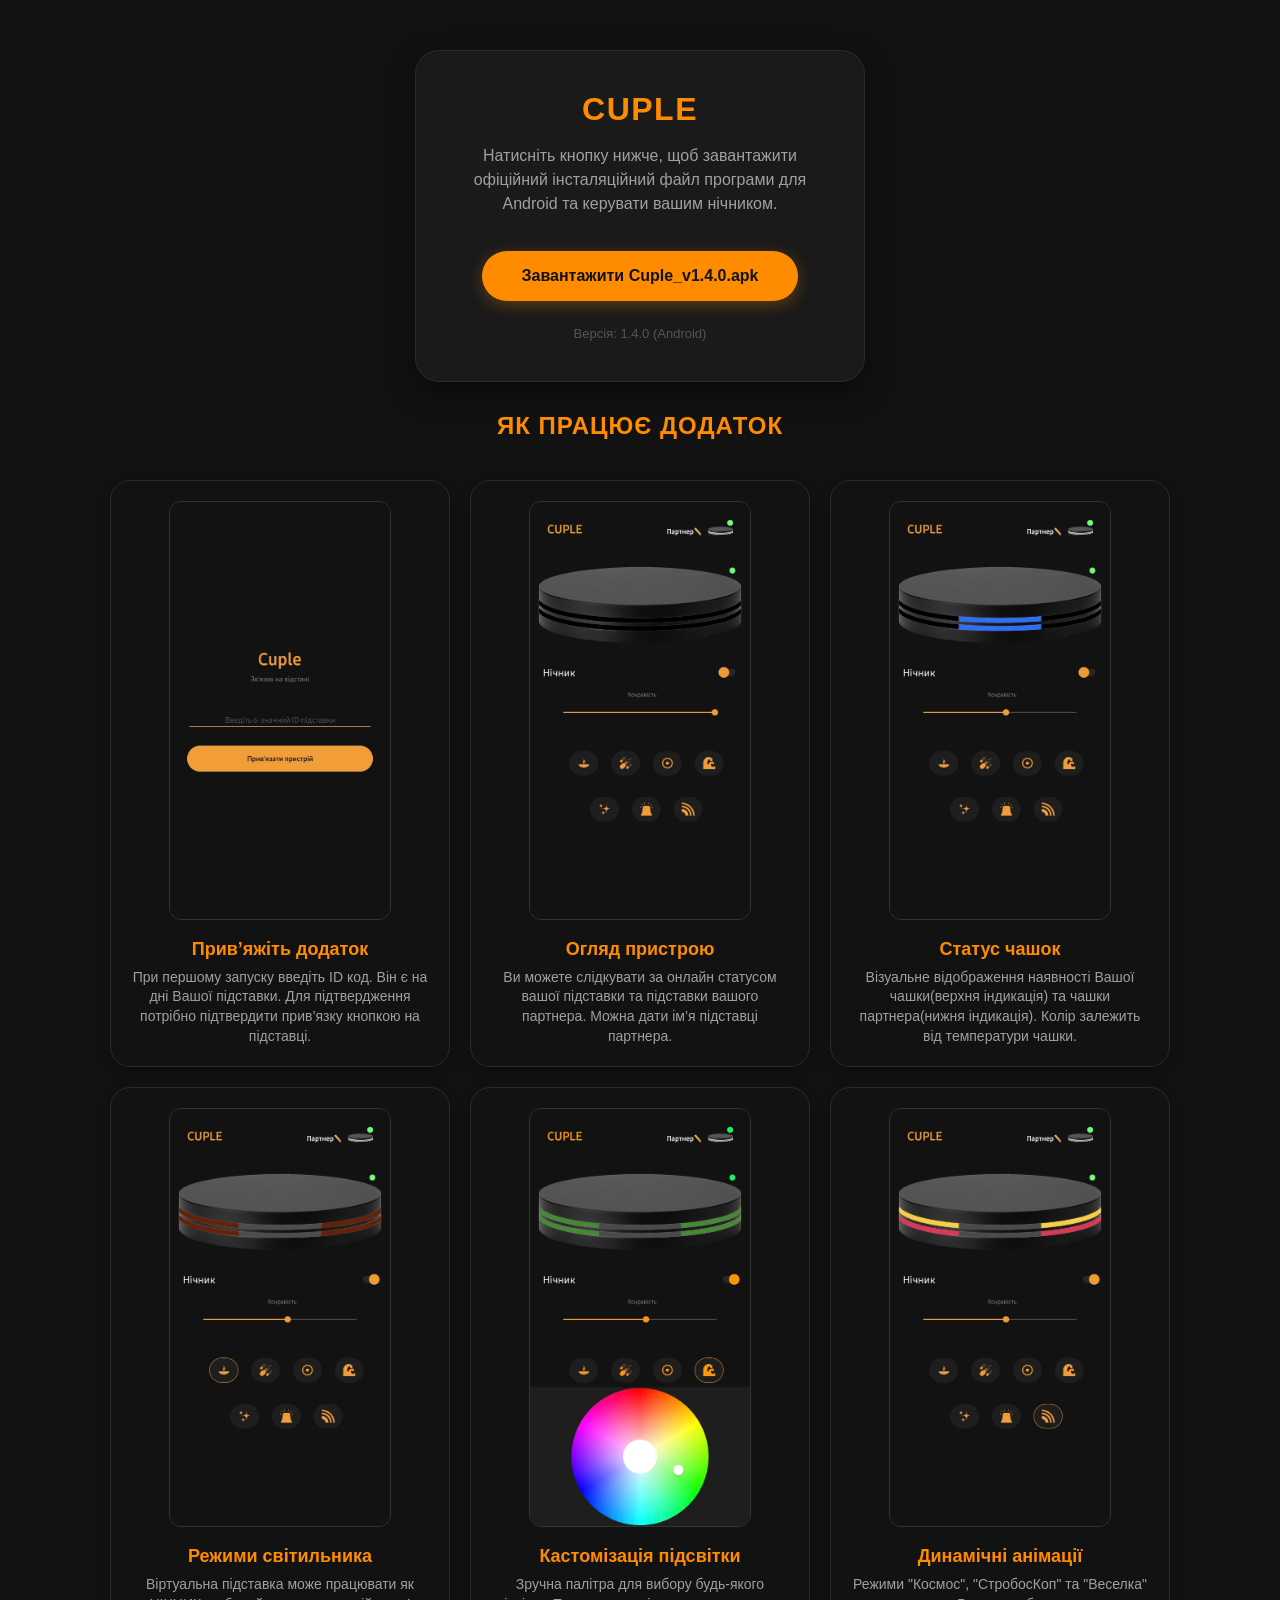
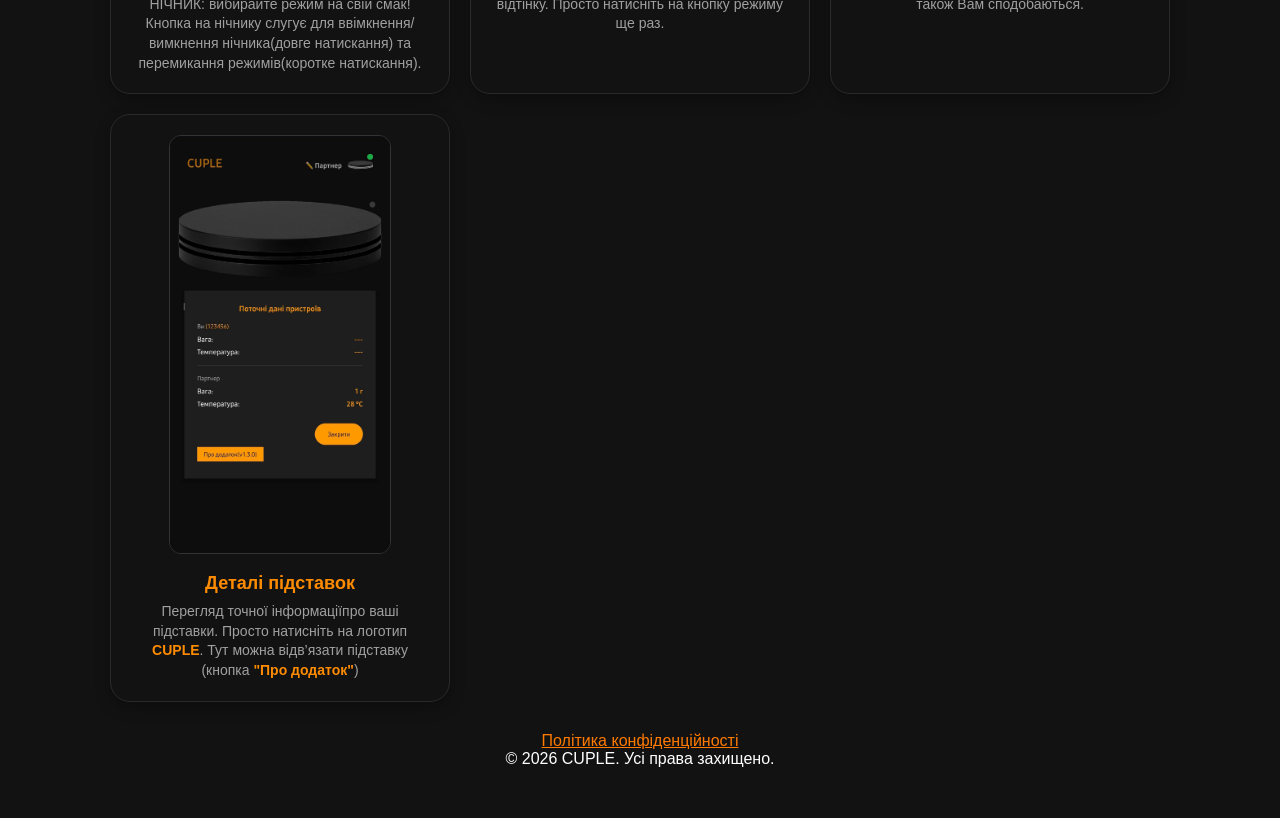
<file: index.html>
<!DOCTYPE html>
<html lang="uk">

<head>
    <meta charset="UTF-8">
    <meta name="viewport" content="width=device-width, initial-scale=1.0">
    <title>CUPLE — Зв'язок на відстані</title>
    <link rel="stylesheet" href="styles/style.css">
    <link rel="icon" type="image/png" href="styles/images/ic_cuple.png">
</head>

<body>

    <!-- Головний блок із завантаженням додатка -->
    <div class="container hero-container">
        <h1>CUPLE</h1>
        <p>Натисніть кнопку нижче, щоб завантажити офіційний інсталяційний файл програми для Android та керувати вашим
            нічником.</p>
        <a href="https://github.com/ccuple/cuple_web/releases/download/v1.4.0/Cuple_v1.4.0.apk" class="btn-download"
            download>Завантажити Cuple_v1.4.0.apk</a>
        <div class="version-info">Версія: 1.4.0 (Android)</div>
    </div>

    <!-- Новий блок: Галерея функцій та скріншотів -->
    <h2 class="features-title">Як працює додаток</h2>

    <div class="container screenshots-grid">

        <div class="screenshot-card">
            <img src="styles/images/pairing.jpg" alt="Огляд пристрою">
            <h3>Прив’яжіть додаток</h3>
            <p>При першому запуску введіть ID код. Він є на дні Вашої підставки. Для підтвердження потрібно підтвердити
                прив’язку кнопкою на підставці.</p>
        </div>

        <div class="screenshot-card">
            <img src="styles/images/overview.jpg" alt="Огляд пристрою">
            <h3>Огляд пристрою</h3>
            <p>Ви можете слідкувати за онлайн статусом вашої підставки та підставки вашого партнера. Можна дати ім’я
                підставці партнера.</p>
        </div>


        <div class="screenshot-card">
            <img src="styles/images/cup_indication.jpg" alt="Індикація чашки">
            <h3>Статус чашок</h3>
            <p>Візуальне відображення наявності Вашої чашки(верхня індикація) та чашки партнера(нижня індикація). Колір
                залежить від температури чашки.</p>
        </div>

        <div class="screenshot-card">
            <img src="styles/images/color_indication.jpg" alt="Вибір режимів">
            <h3>Режими світильника</h3>
            <p>Віртуальна підставка може працювати як НІЧНИК: вибирайте режим на свій смак! Кнопка на нічнику слугує для
                ввімкнення/вимкнення нічника(довге натискання) та перемикання режимів(коротке натискання).
            </p>
        </div>

        <div class="screenshot-card">
            <img src="styles/images/colorpicker.jpg" alt="Вибір кольору">
            <h3>Кастомізація підсвітки</h3>
            <p>Зручна палітра для вибору будь-якого відтінку. Просто натисніть на кнопку режиму ще раз.</p>
        </div>


        <div class="screenshot-card">
            <img src="styles/images/rainbow.jpg" alt="Ефект Веселка">
            <h3>Динамічні анімації</h3>
            <p>Режими "Космос", "СтробосКоп" та "Веселка" також Вам сподобаються.</p>
        </div>


        <div class="screenshot-card">
            <img src="styles/images/details.jpg" alt="Детальна інформація">
            <h3>Деталі підставок</h3>
            <p>Перегляд точної інформаціїпро ваші підставки. Просто натисніть на логотип <b>CUPLE</b>. Тут можна відв’язати підставку (кнопка <b>"Про додаток"</b>)</p>
        </div>
    </div>
    <div>
        <a href="privacy.html" style="color: #ff7a00;">Політика конфіденційності</a>
    </div>
<div class="footer">
    
        &copy; 2026 CUPLE. Усі права захищено.
    </div>
</body>

</html>
</file>
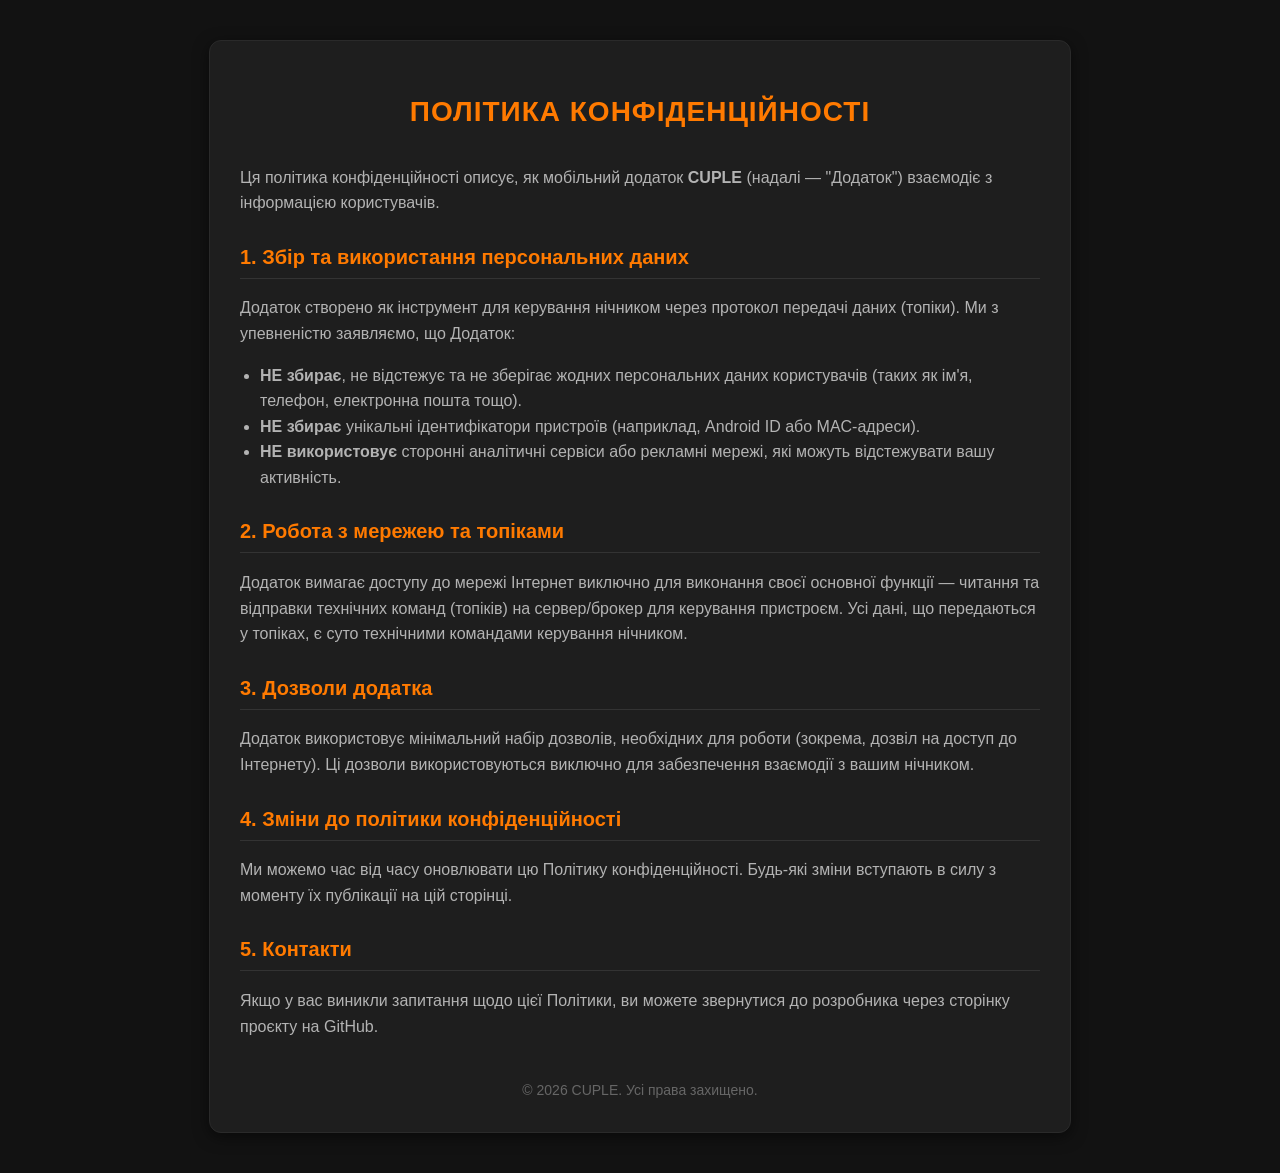
<file: privacy.html>
<!DOCTYPE html>
<html lang="uk">
<head>
    <meta charset="UTF-8">
    <meta name="viewport" content="width=device-width, initial-scale=1.0">
    <title>Політика конфіденційності — CUPLE</title>
    <style>
        body {
            background-color: #121212;
            color: #e0e0e0;
            font-family: 'Segoe UI', Tahoma, Geneva, Verdana, sans-serif;
            line-height: 1.6;
            margin: 0;
            padding: 40px 20px;
        }
        .container {
            max-width: 800px;
            margin: 0 auto;
            background-color: #1e1e1e;
            padding: 30px;
            border-radius: 12px;
            box-shadow: 0 4px 15px rgba(0, 0, 0, 0.5);
            border: 1px solid #2a2a2a;
        }
        h1 {
            color: #ff7a00; /* Помаранчевий колір вашого бренду */
            text-align: center;
            margin-bottom: 30px;
            font-size: 28px;
            text-transform: uppercase;
            letter-spacing: 1px;
        }
        h2 {
            color: #ff7a00;
            font-size: 20px;
            margin-top: 25px;
            border-bottom: 1px solid #333;
            padding-bottom: 5px;
        }
        p, li {
            color: #b3b3b3;
            font-size: 16px;
        }
        ul {
            padding-left: 20px;
        }
        .footer {
            text-align: center;
            margin-top: 40px;
            font-size: 14px;
            color: #666;
        }
    </style>
</head>
<body>

<div class="container">
    <h1>Політика конфіденційності</h1>
    <p>Ця політика конфіденційності описує, як мобільний додаток <strong>CUPLE</strong> (надалі — "Додаток") взаємодіє з інформацією користувачів.</p>

    <h2>1. Збір та використання персональних даних</h2>
    <p>Додаток створено як інструмент для керування нічником через протокол передачі даних (топіки). Ми з упевненістю заявляємо, що Додаток:</p>
    <ul>
        <li><strong>НЕ збирає</strong>, не відстежує та не зберігає жодних персональних даних користувачів (таких як ім'я, телефон, електронна пошта тощо).</li>
        <li><strong>НЕ збирає</strong> унікальні ідентифікатори пристроїв (наприклад, Android ID або MAC-адреси).</li>
        <li><strong>НЕ використовує</strong> сторонні аналітичні сервіси або рекламні мережі, які можуть відстежувати вашу активність.</li>
    </ul>

    <h2>2. Робота з мережею та топіками</h2>
    <p>Додаток вимагає доступу до мережі Інтернет виключно для виконання своєї основної функції — читання та відправки технічних команд (топіків) на сервер/брокер для керування пристроєм. Усі дані, що передаються у топіках, є суто технічними командами керування нічником.</p>

    <h2>3. Дозволи додатка</h2>
    <p>Додаток використовує мінімальний набір дозволів, необхідних для роботи (зокрема, дозвіл на доступ до Інтернету). Ці дозволи використовуються виключно для забезпечення взаємодії з вашим нічником.</p>

    <h2>4. Зміни до політики конфіденційності</h2>
    <p>Ми можемо час від часу оновлювати цю Політику конфіденційності. Будь-які зміни вступають в силу з моменту їх публікації на цій сторінці.</p>

    <h2>5. Контакти</h2>
    <p>Якщо у вас виникли запитання щодо цієї Політики, ви можете звернутися до розробника через сторінку проєкту на GitHub.</p>

    <div class="footer">
        &copy; 2026 CUPLE. Усі права захищено.
    </div>
</div>

</body>
</html>
</file>
<file: styles/style.css>
/* Базові стилі сторінки */
body { 
    font-family: -apple-system, BlinkMacSystemFont, "Segoe UI", Roboto, Helvetica, Arial, sans-serif; 
    background-color: #121212; 
    color: #FFFFFF;
    padding: 50px 20px; 
    margin: 0;
    display: flex;
    flex-direction: column;
    align-items: center;
}
footer{
    display: flex;
    flex-direction: column;
    align-items: center;
}

/* Загальний стиль контейнерів */
.container { 
    width: 100%;
    background: #1A1A1A; 
    border-radius: 24px; 
    box-shadow: 0 10px 30px rgba(0,0,0,0.5); 
    border: 1px solid #2A2A2A;
    box-sizing: border-box;
}

/* Специфічні стилі для головного блоку з кнопкою */
.hero-container {
    max-width: 450px; 
    padding: 40px 30px; 
    text-align: center;
    margin-bottom: 10px;
}

h1 { 
    color: #FF8C00; 
    font-size: 32px;
    font-weight: 800;
    letter-spacing: 1.5px;
    margin-top: 0;
    margin-bottom: 10px;
    text-transform: uppercase;
}

p { 
    color: #A0A0A0; 
    font-size: 16px; 
    line-height: 1.5;
    margin-bottom: 35px;
}

/* Кнопка завантаження */
.btn-download { 
    display: inline-block; 
    background-color: #FF8C00; 
    color: #121212; 
    padding: 16px 40px; 
    font-size: 16px; 
    font-weight: bold; 
    text-decoration: none; 
    border-radius: 50px; 
    transition: all 0.3s ease; 
    box-shadow: 0 4px 15px rgba(255, 140, 0, 0.3);
}

.btn-download:hover { 
    background-color: #FFA500; 
    transform: translateY(-2px);
    box-shadow: 0 6px 20px rgba(255, 140, 0, 0.5);
}

.version-info {
    margin-top: 25px;
    font-size: 13px;
    color: #555555;
}

/* Заголовок блоку огляду */
.features-title {
    font-size: 24px;
    color: #FF8C00;
    margin-bottom: 10px;
    font-weight: 700;
    text-transform: uppercase;
    letter-spacing: 1px;
}

/* Сітка для скріншотів всередині другого контейнера */
.screenshots-grid {
    display: grid;
    /* На великих екранах (комп'ютерах) картки автоматично розтягуються у кілька рядів */
    grid-template-columns: repeat(auto-fit, minmax(260px, 1fr));
    gap: 20px;
    max-width: 1100px;
    padding: 30px 20px;
    background: transparent;
    border: none;
    box-shadow: none;
}

/* Окрема картка скріншоту */
.screenshot-card {
    background: #121212; /* Робимо фон картки трохи темнішим за контейнер */
    border: 1px solid #2A2A2A;
    border-radius: 20px;
    padding: 20px;
    text-align: center;
    box-shadow: 0 5px 15px rgba(0,0,0,0.3);
    transition: all 0.3s ease;
}

.screenshot-card:hover {
    transform: translateY(-5px);
    border-color: #FF8C00;
}

.screenshot-card img {
    width: 100%;
    max-width: 220px;
    height: auto;
    border-radius: 12px;
    border: 1px solid #333;
    background-color: #000;
}

.screenshot-card h3 {
    font-size: 18px;
    color: #FF8C00;
    margin: 15px 0 8px 0;
}

.screenshot-card p {
    font-size: 14px;
    color: #A0A0A0;
    margin: 0;
    line-height: 1.4;
}
.screenshot-card p b{
    color: #FF8C00;
}
/* Для планшетів та великих смартфонів (ширина екрана до 768px) — СУВОРО 2 КАРТКИ В РЯД */
@media (max-width: 768px) {
    .screenshots-grid {
        grid-template-columns: repeat(2, 1fr); 
        gap: 15px; /* Трохи менший відступ, щоб помістилися */
        padding: 20px 10px;
    }
    
    .screenshot-card {
        padding: 15px; /* Зменшуємо внутрішні відступи карток */
    }

    .screenshot-card img {
        max-width: 100%; /* Картинка адаптується під ширину картки */
    }
}

/* Для звичайних смартфонів (ширина екрана до 480px) — СУВОРО 1 КАРТКА В РЯД */
@media (max-width: 480px) {
    .screenshots-grid {
        grid-template-columns: 1fr; 
        gap: 20px;
    }
    
    .hero-container {
        padding: 30px 20px; /* Зменшуємо головний контейнер на телефонах */
    }
}
</file>
